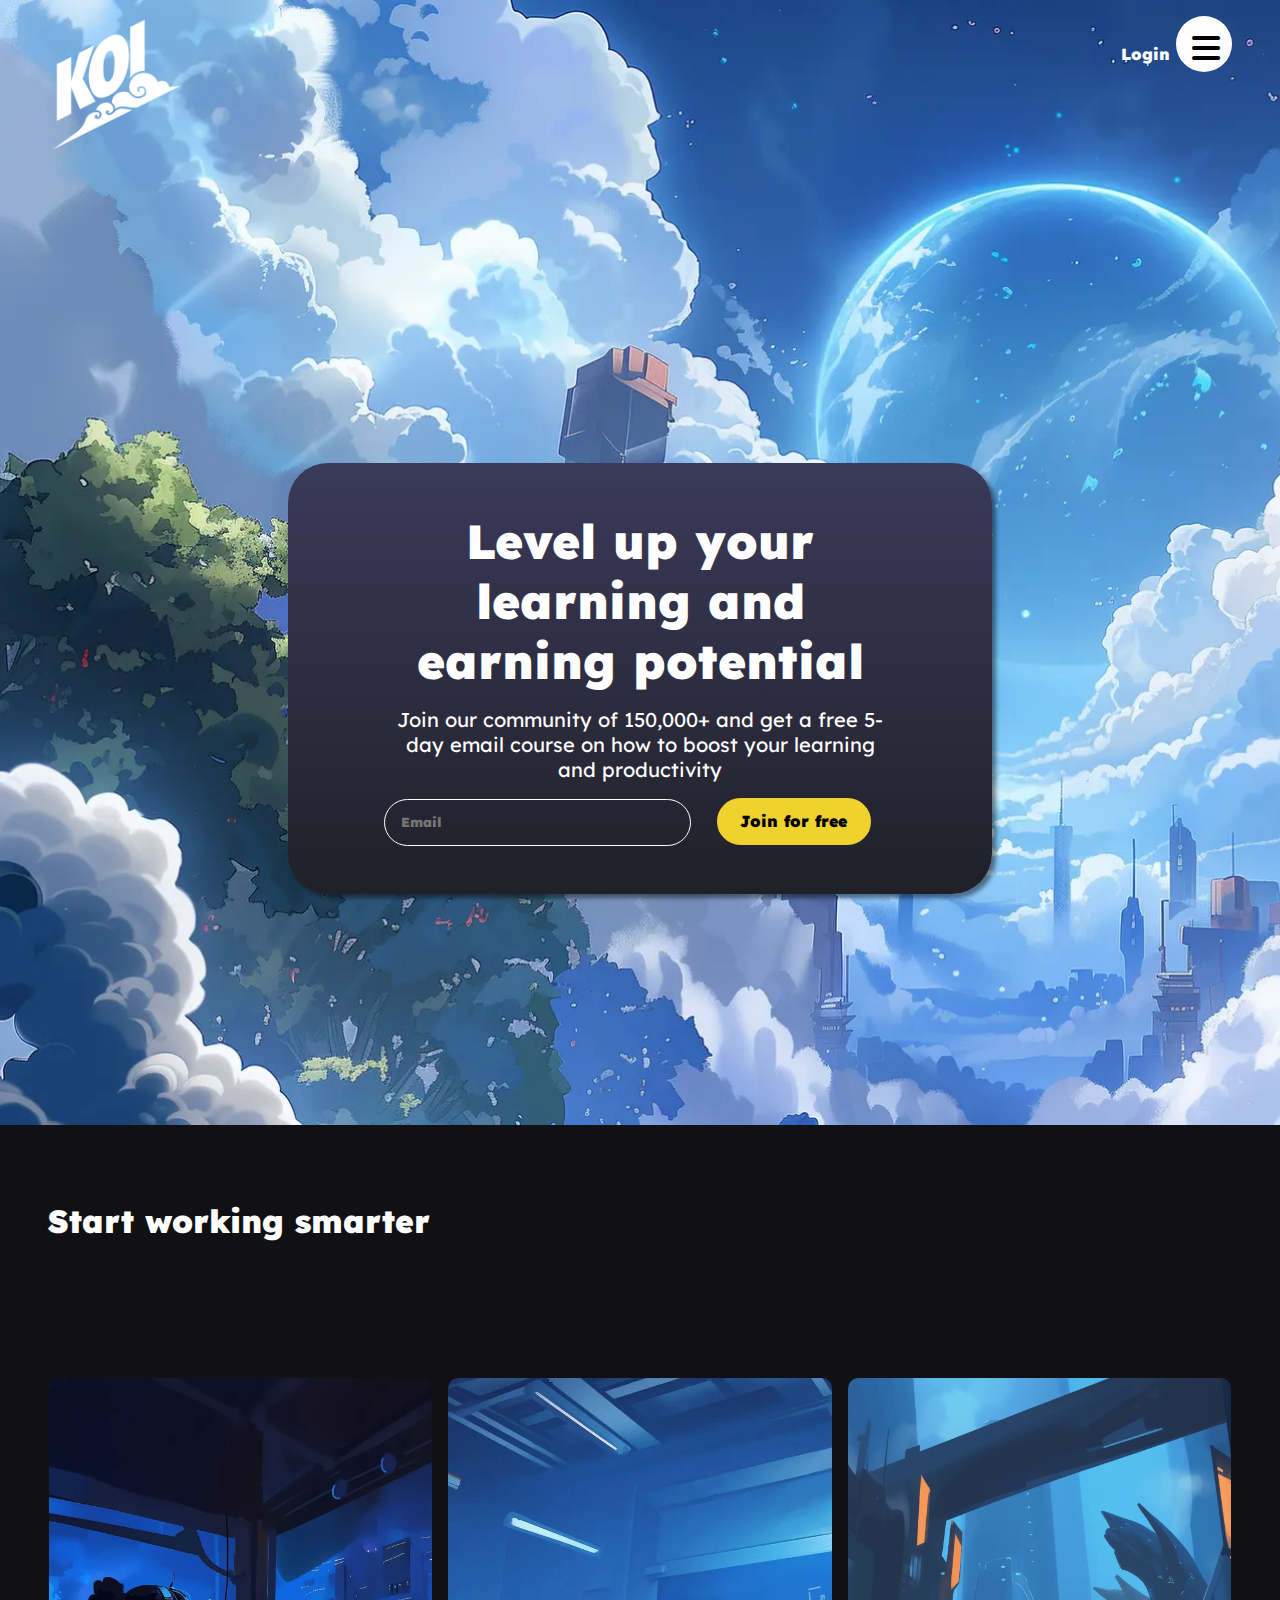
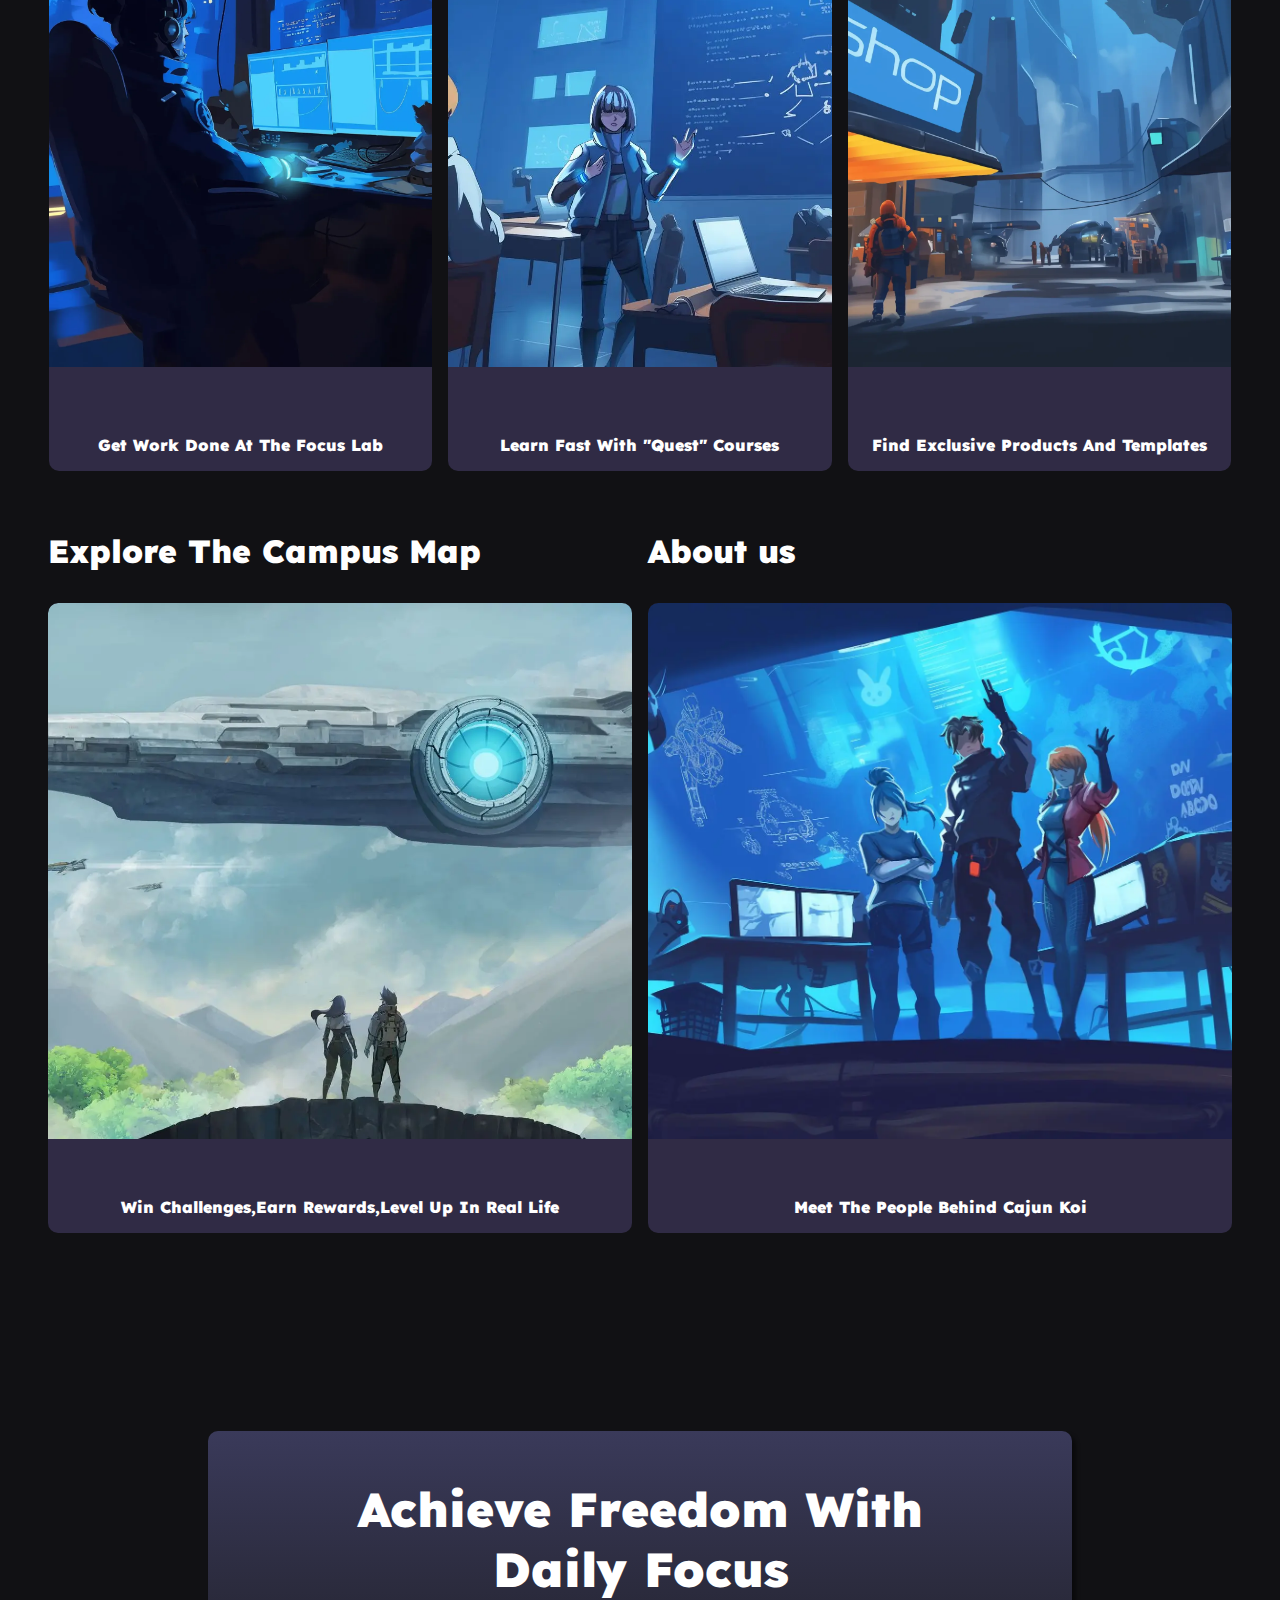
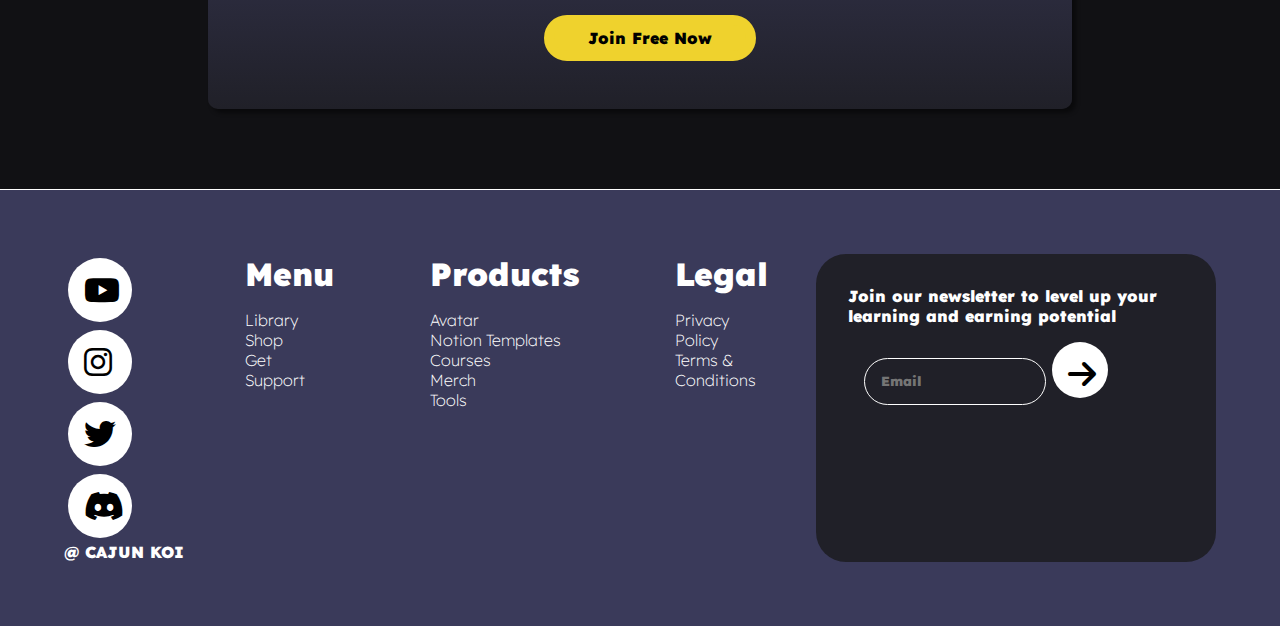
<file: cajunkoi_replicate/index.html>
<!DOCTYPE html>
<html lang="en">
<head>
  <meta charset="UTF-8">
  <meta name="viewport" content="width=device-width, initial-scale=1.0">
  <title>Cajunkoi</title>
  <link rel="stylesheet" href="style.css">
  <link rel="stylesheet" href="https://cdnjs.cloudflare.com/ajax/libs/font-awesome/6.6.0/css/all.min.css">
  <link rel="shortcut icon" href="images/logo.png" type="image/x-icon">
</head>
<body>

  <header class="header">

    <nav class="navbar">
      <img src="./images/logo.png" class="logo">
      <span class="burger-menu">Login <i class="fa-solid fa-bars"></i></span>
      
    </nav>

    <div class="div-box">
      <h1 class="h1">Level up your learning and earning potential</h1>
      <p class="text">Join our community of 150,000+ and get a free 5-day email course on how to boost your learning and productivity</p>

      <form class="form">
        <input type="email" class="email" placeholder="Email">
        <button class="button">Join for free</button>
      </form>
    </div>

  </header>

  <main class="main">
    <div class="main-body">
    <h1 class="main-text">Start working smarter</h1>
    <div class="box">
      <img src="./images/1.webp" alt="" class="img-for-links">
      <p class="text-2">Get Work Done At The Focus Lab</p>
    </div>
    <div class="box">
      <img src="./images/2.webp" alt="" class="img-for-links">
      <p class="text-2">Learn Fast With "Quest" Courses</p>
    </div>
    <div class="box">
      <img src="./images/3.webp" alt="" class="img-for-links">
      <p class="text-2">Find Exclusive Products And Templates</p>
    </div>
    </div>
  

    <div class="main-body-2">
      <div class="grid-item">
        <h1 class="grid-h1">
         Explore The Campus Map
        </h1>
        <div class="box box-2">
            <img src="images/4.webp" class="img-for-links">
            <div class="text-2">Win Challenges,Earn Rewards,Level Up In Real Life</div>
      </div>
    </div>

    <div class="grid-item">
      <h1 class="grid-h1">
        About us
      </h1>
       <div class="box box-2">
          <img src="images/5.webp" class="img-for-links">
          <div class="text-2">Meet The People Behind Cajun Koi</div>
        </div>
      </div>
    </div>

    <div class="div-box div-box-2">
      <h1 class="h1 h1-2">Achieve Freedom With Daily Focus</h1>
      <button class="button btn-2">Join Free Now</button>
    </div>

  </main>
  <footer class="footer">
    <div class="social-media">
      <div class="social-icons">
      <i class="fa-brands fa-youtube"></i>
      <i class="fa-brands fa-instagram"></i>
      <i class="fa-brands fa-twitter"></i>
      <i class="fa-brands fa-discord"></i></div>
      <p>@ CAJUN KOI</p>
    </div>
    <div class="about-sections">
      <div class="about-div">
        <h3 class="about-heading">Menu</h3>
        <p class="list-items">Library</p>
        <p class="list-items">Shop</p>
        <p class="list-items">Get Support</p>
      </div>

      <div class="about-div">
        <h3 class="about-heading">Products</h3>
        <p class="list-items">Avatar</p>
        <p class="list-items">Notion Templates</p>
        <p class="list-items">Courses</p>
        <p class="list-items">
          Merch
        </p>
        <p class="list-items">Tools</p>
      </div>

      <div class="about-div">
        <h3 class="about-heading">Legal</h3>
        <p class="list-items">Privacy Policy</p>
        <p class="list-items">Terms & Conditions</p>
      </div>

    </div>
    <div class="join-us">
      <p>Join our newsletter to level up your learning and earning potential</p>
      <form class="form">
        <input type="email" class="email email-2" placeholder="Email">
        <i class="fa-solid fa-arrow-right"></i>
      </form>
      
    </div>
  </footer>
</body>
</html>
</file>
<file: cajunkoi_replicate/style.css>
@import url('https://fonts.googleapis.com/css2?family=Lexend+Deca:wght@100..900&display=swap');

:root {
  --yellow: #efd22d;
  --bg-color: #111114;
  --bg-end: #202028;
  --bg-start: #3a3a5a ;
  --yellow-hover: #baa112;
}

* {
  background: var(--bg-color);
  color: #fff;
  font-family: "Lexend Deca", sans-serif;
  font-weight: 900;
  font-style: normal;
  margin: 0;
}

.header{
  height: 125vh;
  background-image: url(./images/0_main.webp);
  background-repeat: no-repeat;
  background-size: cover;
}

.navbar {
  height: 15%;
  display: flex;
  justify-content: space-between;
  background: none;
}

.logo{
  margin: 1rem 3rem;
  background: none;
}

.burger-menu {
  margin:  1rem 3rem;
  background: none;
}

.div-box{
  justify-content: center;
  align-items: center;
  margin: 7rem 18rem;
  background:linear-gradient( var(--bg-start), var(--bg-end));
  border-radius: 40px;
  padding: 3rem 5rem;
  margin-top: 23%;
  box-shadow: 4px 4px 4px #00000072 ;
  flex-direction: column;
}

.h1 {
  background: none;
  text-align: center;
  font-size: 35px;
  display: block;
  width: 100%;
  font-size: 3rem;
}

.text {
  margin: 1rem;
  text-align: center;
  font-weight: 400;
  font-size: 20px;
  background: none;
}

.form {
  margin: 1rem;
  margin-bottom: 0;
  background: none;
}

.email {
  background: none;
  width: 60%;
  border: 1px #ffffff solid;
  border-radius: 50px;
  box-sizing: border-box;
  outline: none;
  height: 2.9rem;
  padding: 1rem;
  /* display: inline; */
}

.button{
  background-color: var(--yellow);
  color: #000000;
  width: 30%;
  height: 2.9rem;
  margin-left: 20px;
  border: 10px var(--yellow) solid;
  border-radius: 50px;
  font-size: 1rem;
}

.button:hover {
  background: var(--yellow-hover);
  border: var(--yellow-hover);
  cursor: pointer;
}

.main{
  padding: 1rem 3rem;
}

.main-body {
  display: flex;
  flex-wrap: wrap;
  height: 110vh;
  width: 100%;
  justify-content: center;
  align-items: center;
  gap: 1rem;
}

.main-text{
  display: block;
  width: 100%;
  font-size: 2rem;
}

.box {
  background-color: #302b45;
  border-radius: 10px;
  width: 32.4%;
  overflow: hidden;
  height: 70%;
  display: flex;
  flex-direction: column;
  position: relative;
  transition: transform 0.2s;
  justify-content: space-between;
  margin: 0;
  padding: 0;
}

.box:hover {
  box-shadow:0px 0px 25px 0.5px #ffd90053;
  transform: scale(1.02);
}

.img-for-links {
  display: block;
  width: 110%;
  height: 85%;
  border-radius: 10px 10px 0px 0px;
  object-fit: cover;
}

.text-2 {
  padding: 1rem;
  background: none;
  text-align: center;
}

.main-body-2 {
  display: grid;
  grid-template-columns: 1fr 1fr;
  height: 100vh;
  width: 100%;
  gap: 1rem;
}

.box-2 {
  width: 100%;
  margin-top: 2rem;
}
.div-box-2 {
  display: flex;
  margin: 0 10rem ;
  border-radius: 10px;
}

.h1-2 {
  padding-bottom: 1rem;
}

.btn-2{
  align-self: center;
  align-items: center;
  justify-content: center;
}

.footer {
  height: 30%;
  display: flex;
  margin-top: 4rem;
  background: var(--bg-start);
  padding: 4rem;
  border-top: 1px solid white;
}
.social-icons {
  background: none;
}

.social-media {
  width: 20%;
  background: none;
  display: flex;
  flex-wrap: wrap;
}

.fa-brands {
  justify-content: center;
  align-items: center;
  align-self: center;
  background: white;
  color: black;
  padding: 1rem;
  border-radius: 50%;
  font-size: 2rem;
  height: 2rem;
  width: 2rem;
  transition: 0.2s;
  margin: 4px;
}

.fa-brands:hover {
  color: white;
  background: #000000;
  cursor: pointer;
}

.social-media p {
  background: none;
}

.about-sections {
  display: flex;
  background: none;
}

.about-div {
  padding: 0rem 3rem;
  background: none;
}

.about-heading {
  background: none;
  padding-bottom: 1rem;
  font-size: 2rem;
}

.list-items {
  background: none;
  font-weight: 200;
  margin:5ox  10px;
}

.list-items:hover {
  text-decoration:underline ;
  cursor: pointer;
}

.join-us {
  border-radius: 30px;
  padding: 2rem;
  background-color: var(--bg-end);
}

.join-us p {
  background: none;
}

.fa-solid {
  background: white;
  color: black;
  padding: 1rem;
  border-radius: 50%;
  font-size: 2rem;
  height: 1.5rem;
  width: 1.5rem;
  transition: 0.2s;
}

.fa-solid:hover {
  color: white;
  background: #000000;
  cursor: pointer;
}

/* Responsive */

/* Mobile responsive */
@media (max-width: 768px) {

  .header {
    width: 100%;
    height: 41rem;
    background-position: center;
  }

  .navbar {
    height: 10%;
  }
  .logo {
    height: 100%;
  }

  .div-box{
    margin: 1rem 2rem;
    margin-top: 23%;
    padding: 1rem;
  }

  .h1 {
    font-size: 2rem;
  }

  .text {
    font-weight: 500;
    font-size: 1.5rem;
  }

  .email {
    width: 100%;
    margin: 1rem;
  }

  .button {
    width: 100%;
  }

  .main-body{
    height: 100rem;
  }
  .box {
    width: 100%;
    overflow: hidden;
    height: 70vh;
    flex-direction: column;
  }

  .main-body-2 {
    display: grid;
    grid-template-columns: 1fr;
    height: 151vh;
    width: 100%;
    gap: 1rem;
    margin-bottom: 10rem;
  }
  .footer {
    flex-direction: column;
  }

  .social-media {
    order: 1;
    width: 100%;
    display: flex;
    flex-direction: column;
  }

  .div-box-2 {
    margin-bottom: 0rem;
  }

  .about-sections {
    display: flex;
    flex-direction: column;
    align-self: center;
    margin-bottom: 2rem;
  }

  .join-us {
    order: 2;
    margin-top: 2rem;
  }

  .email-2 {
    margin: 0;
    width: 70%;
  }

  .social-media {
    align-items: center;
  }
}

@media (max-width: 1200px) {

  .header {
    width: 100%;
    height: 41rem;
    background-position: center;
  }

  .navbar {
    height: 10%;
  }
  .logo {
    height: 100%;
  }

  .div-box{
    margin: 1rem 2rem;
    margin-top: 23%;
    padding: 1rem;
  }

  .h1 {
    font-size: 2rem;
  }

  .text {
    font-weight: 500;
    font-size: 1.5rem;
  }

  .email {
    width: 100%;
    margin: 1rem;
  }

  .button {
    width: 100%;
  }

  .main-body{
    height: 70rem;
  }
  .box {
    width: 45%;
    overflow: hidden;
    height: 70vh;
    flex-wrap: wrap;
  }

  .text-2 {
    padding: 0.5rem;
  }

  .main-body-2 {
    display: grid;
    grid-template-columns: 1fr;
    height: 151vh;
    width: 100%;
    gap: 1rem;
    margin-bottom: 10rem;
  }

  .box-2 {
    width: 100%;
  }
  .footer {
    flex-direction: column;
  }

  .social-media {
    order: 1; 
    width: 100%;
    display: flex;
    flex-direction: column;
  }

  .about-sections {
    display: flex;
    align-self: center;
    margin-bottom: 2rem;
  }

  .join-us {
    order: 2;
    margin-top: 2rem;
  }

  .email-2 {
    margin: 0;
    width: 80%;
  }

  .social-media {
    align-items: center;
  }
}
</file>
